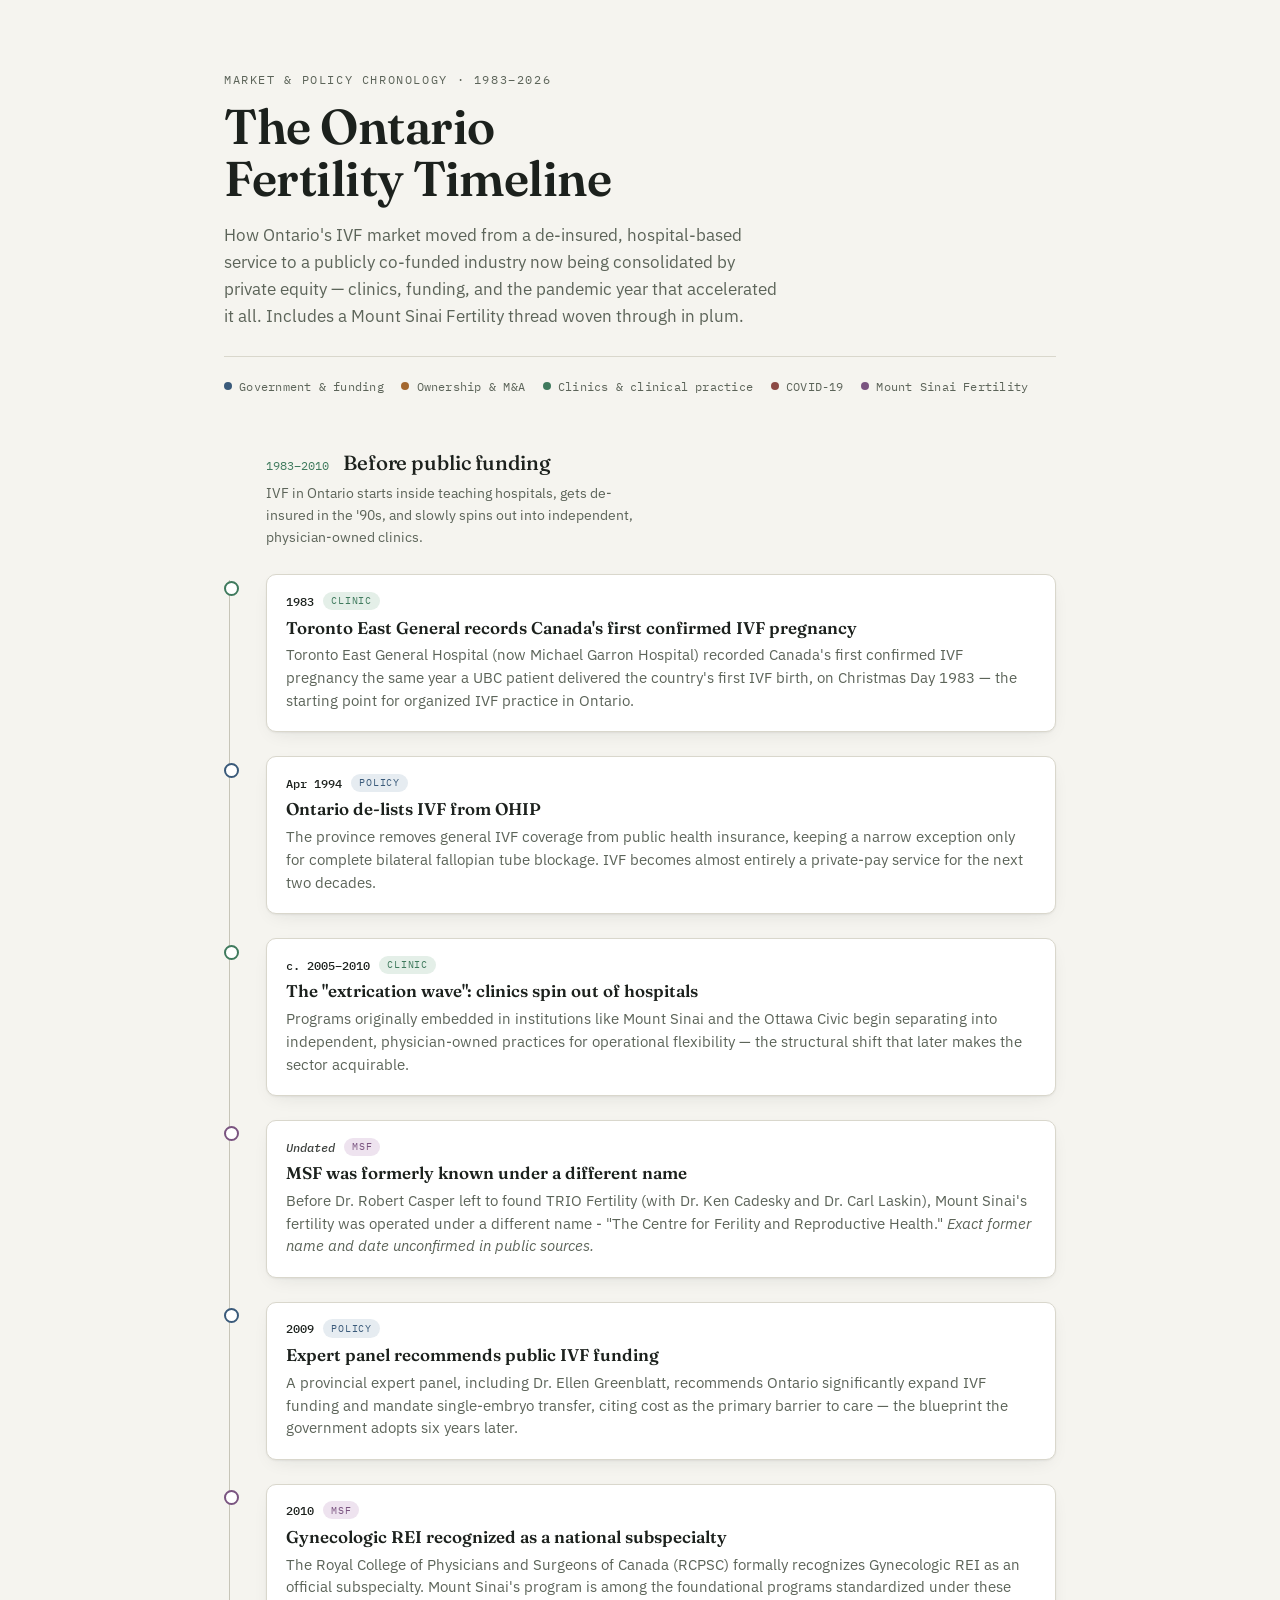
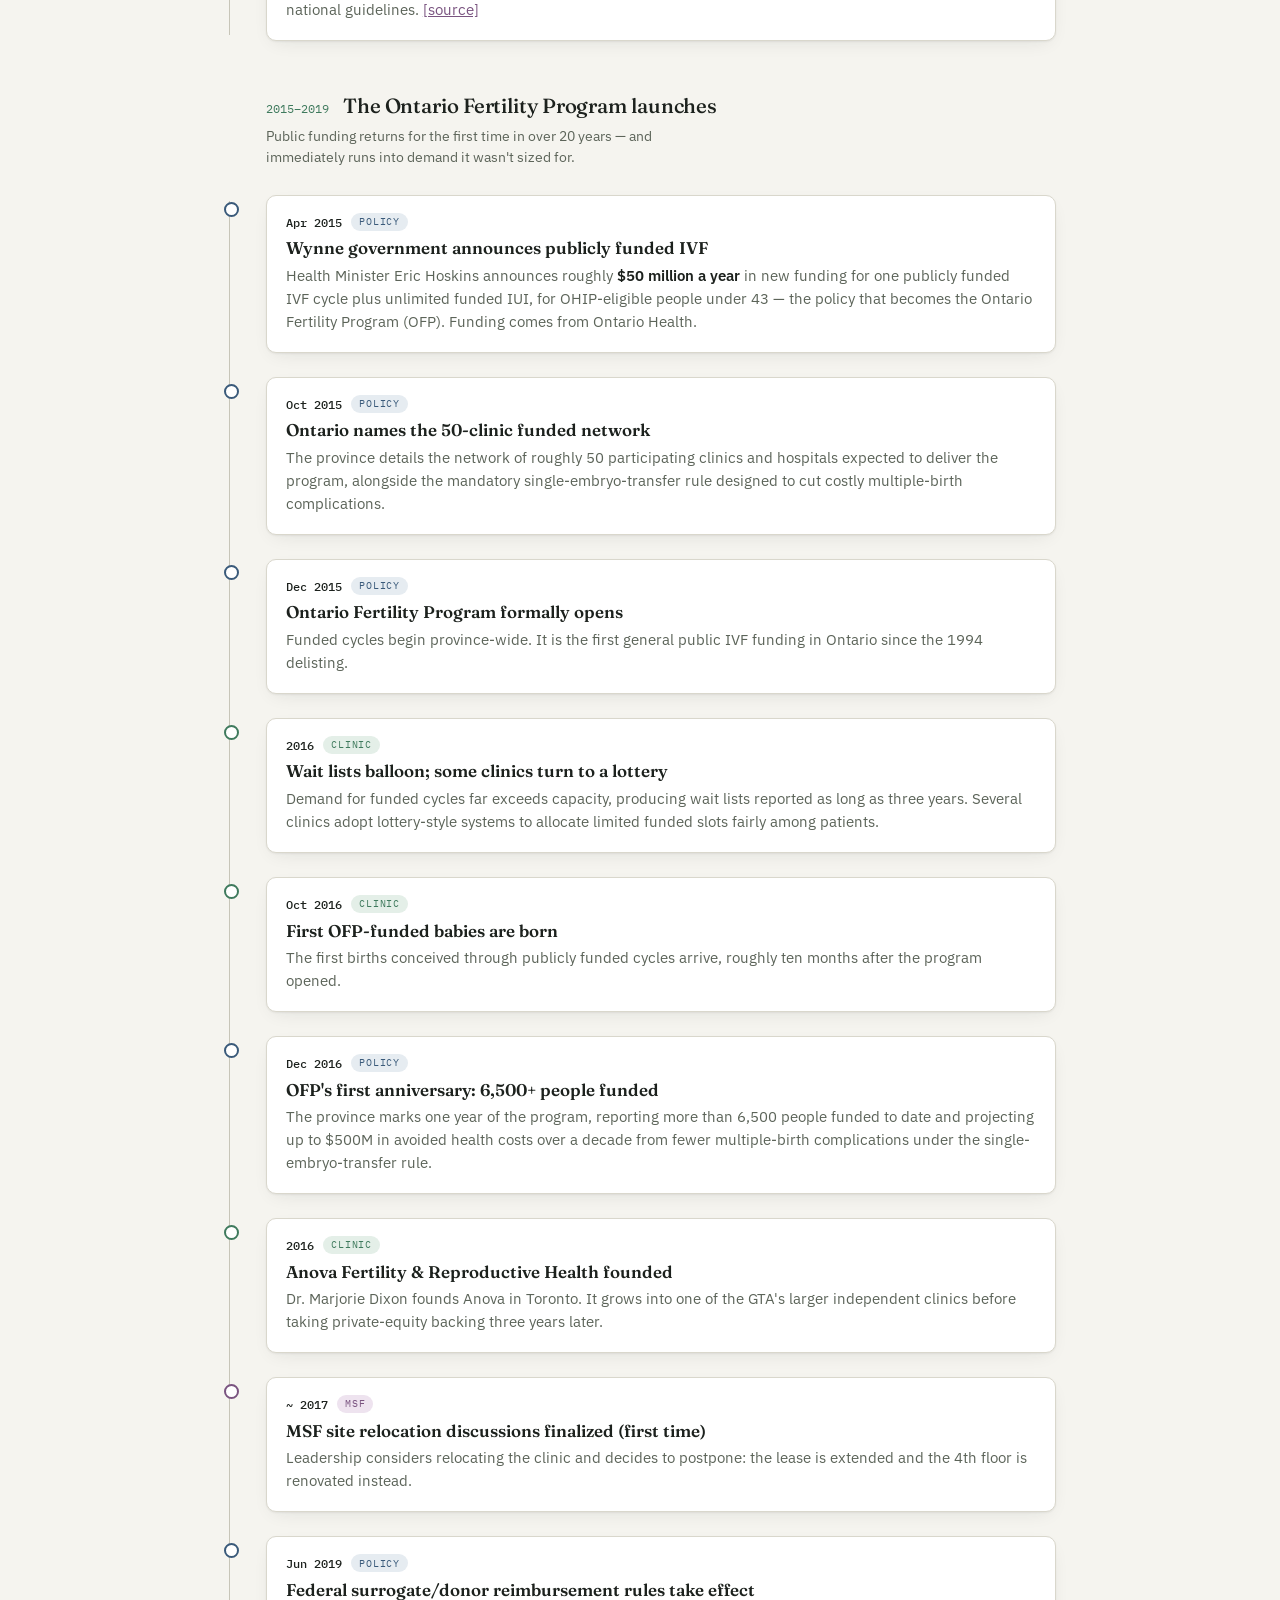
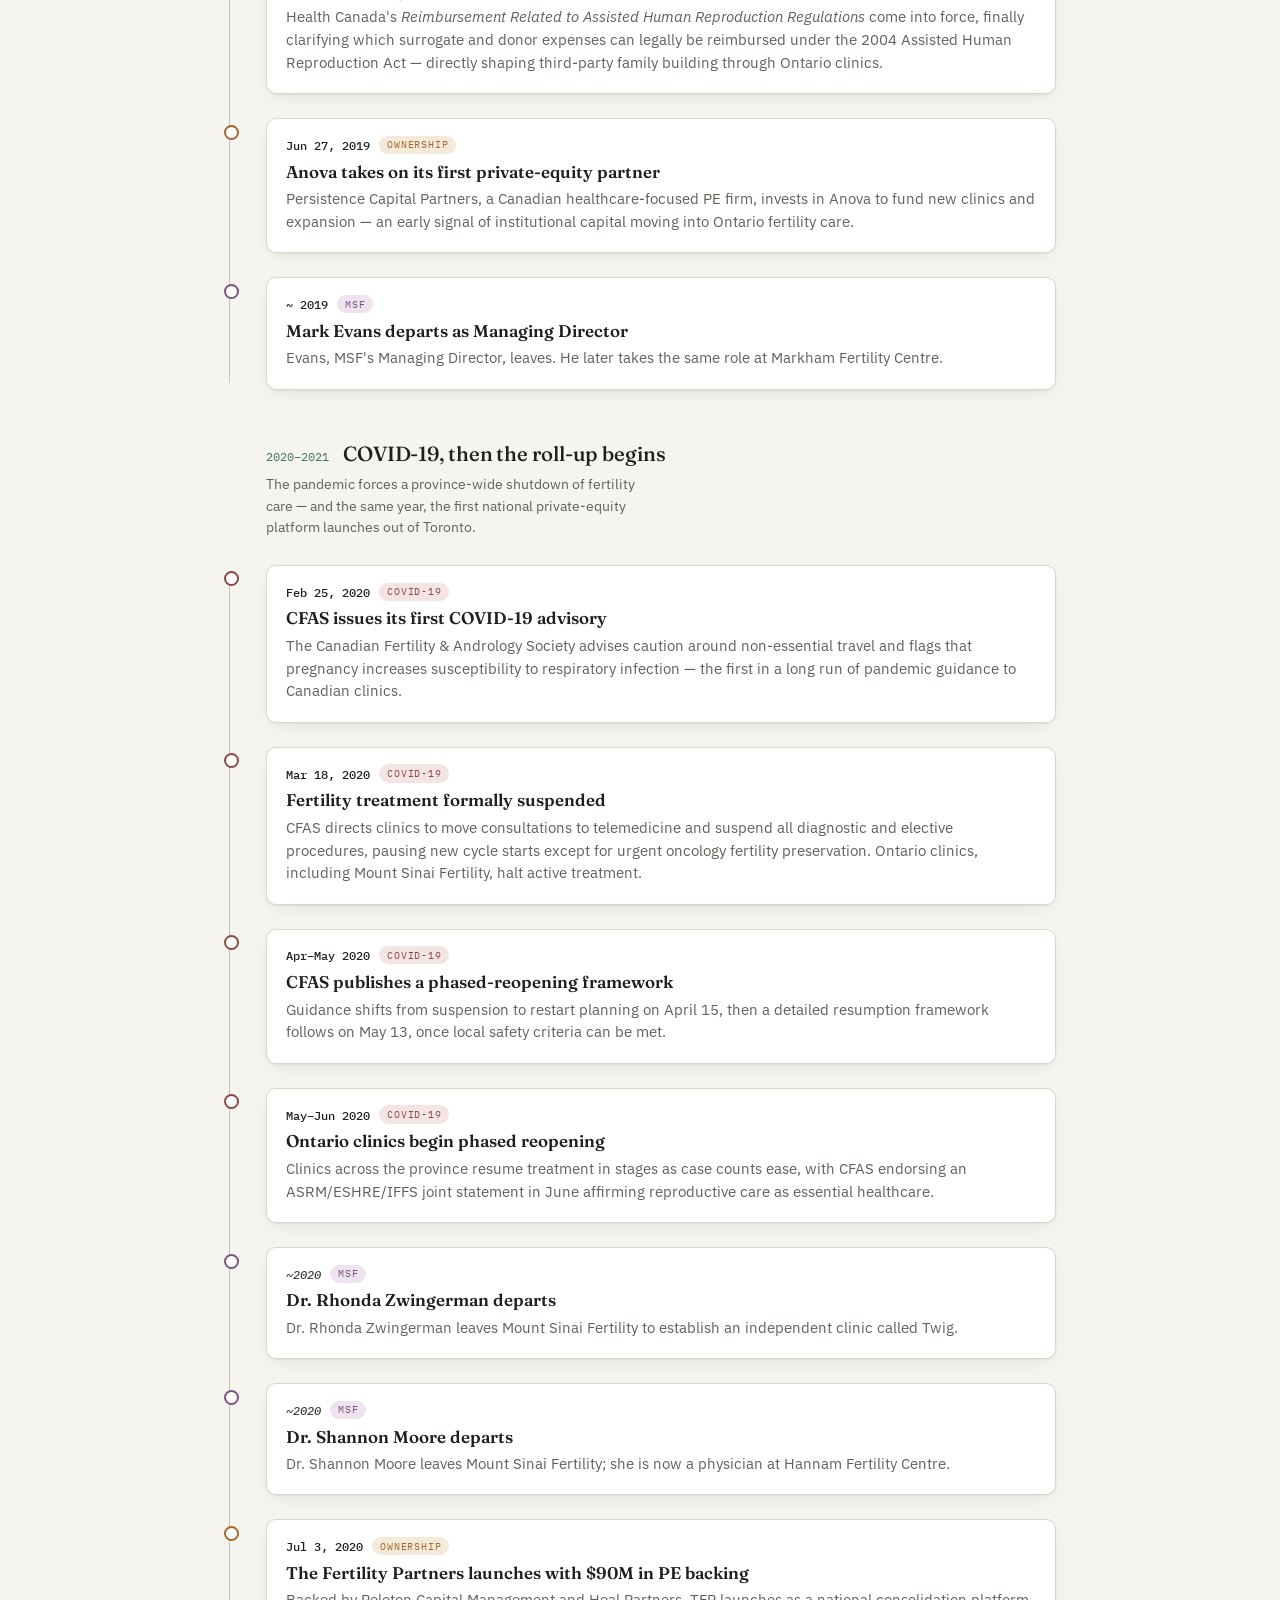
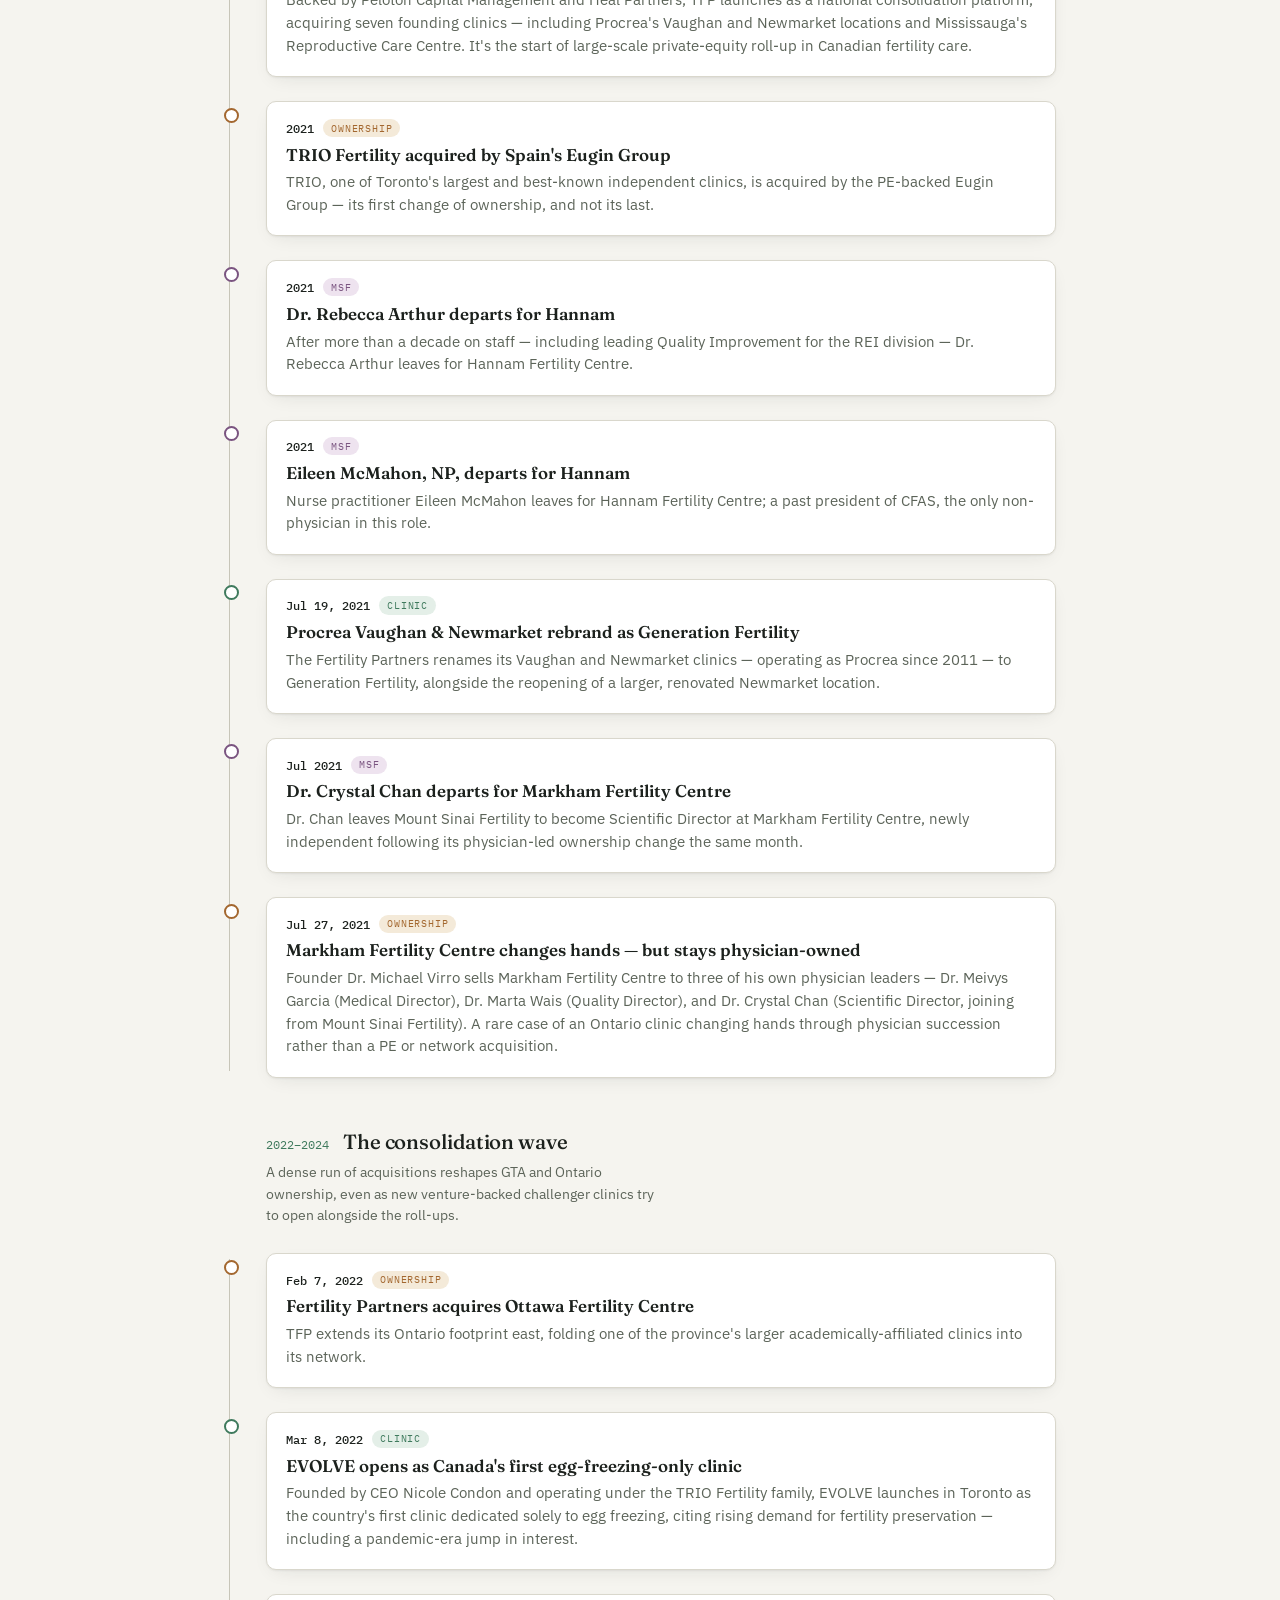
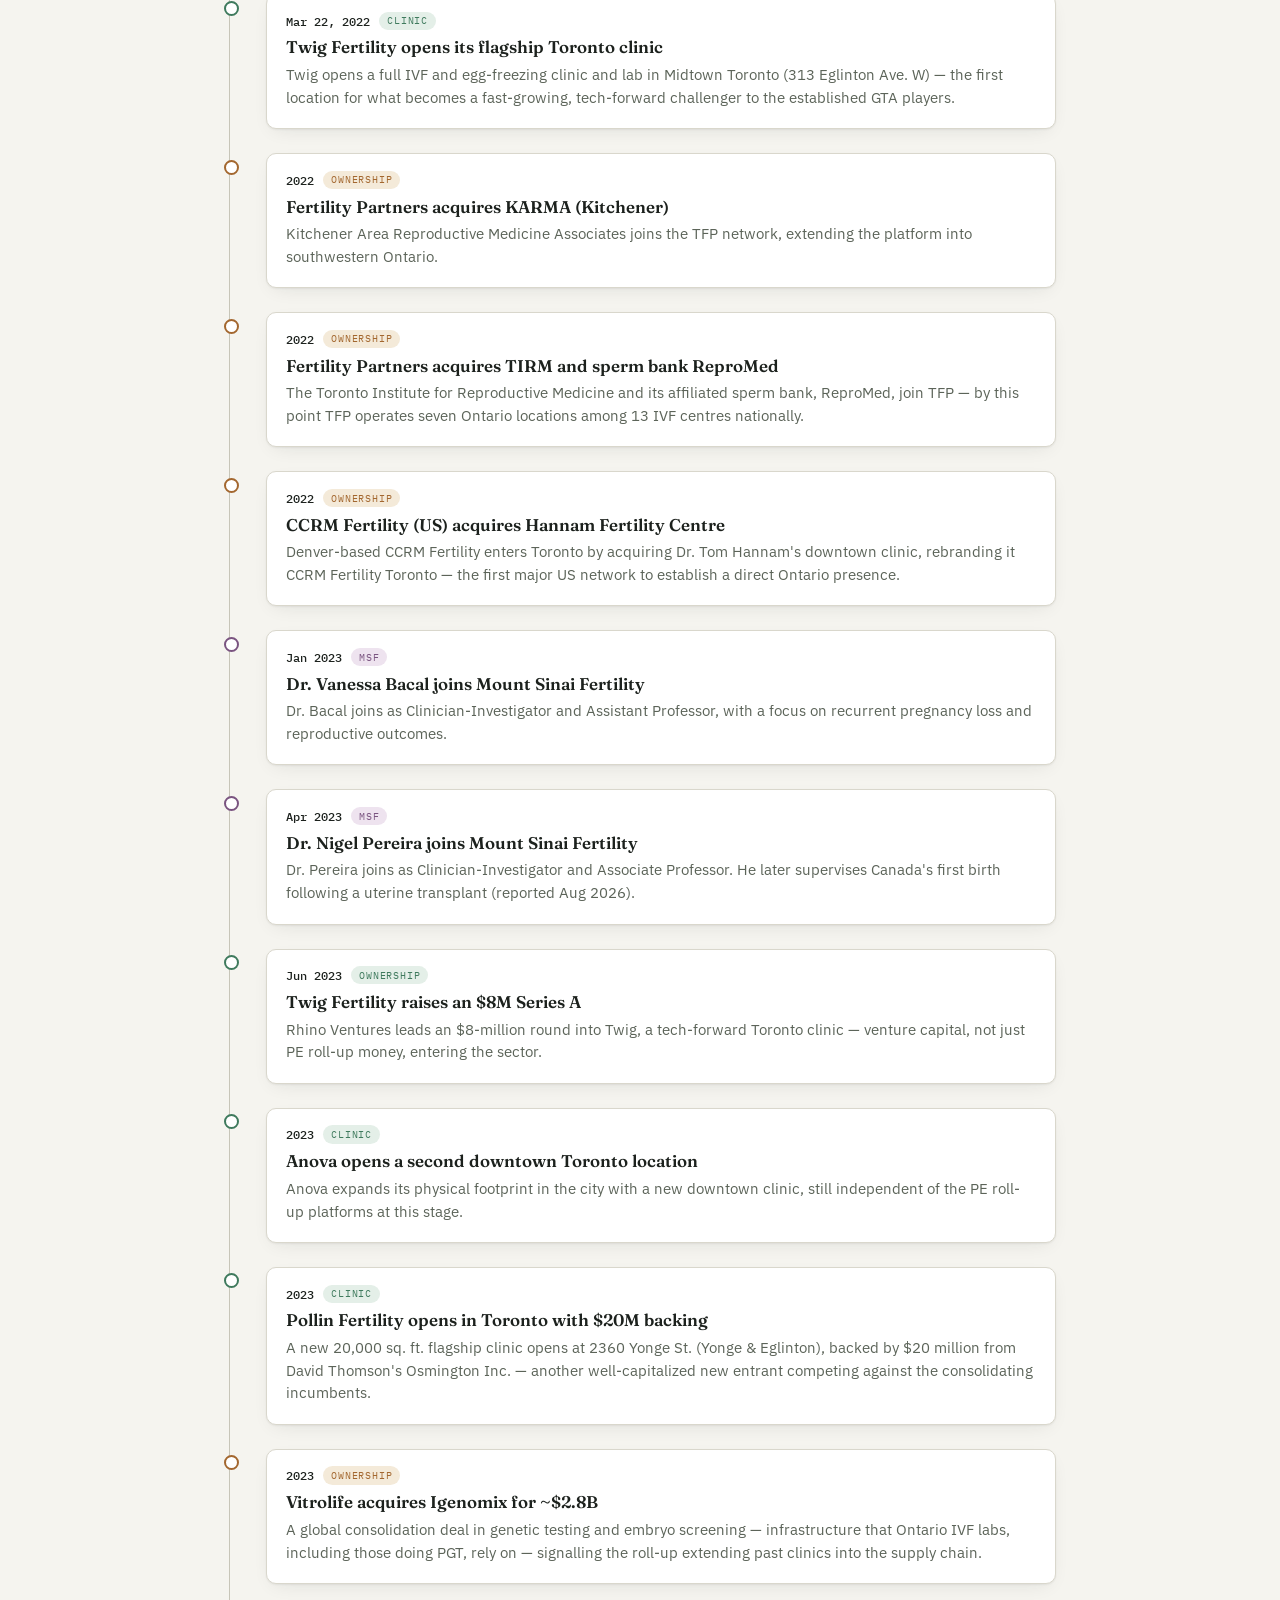
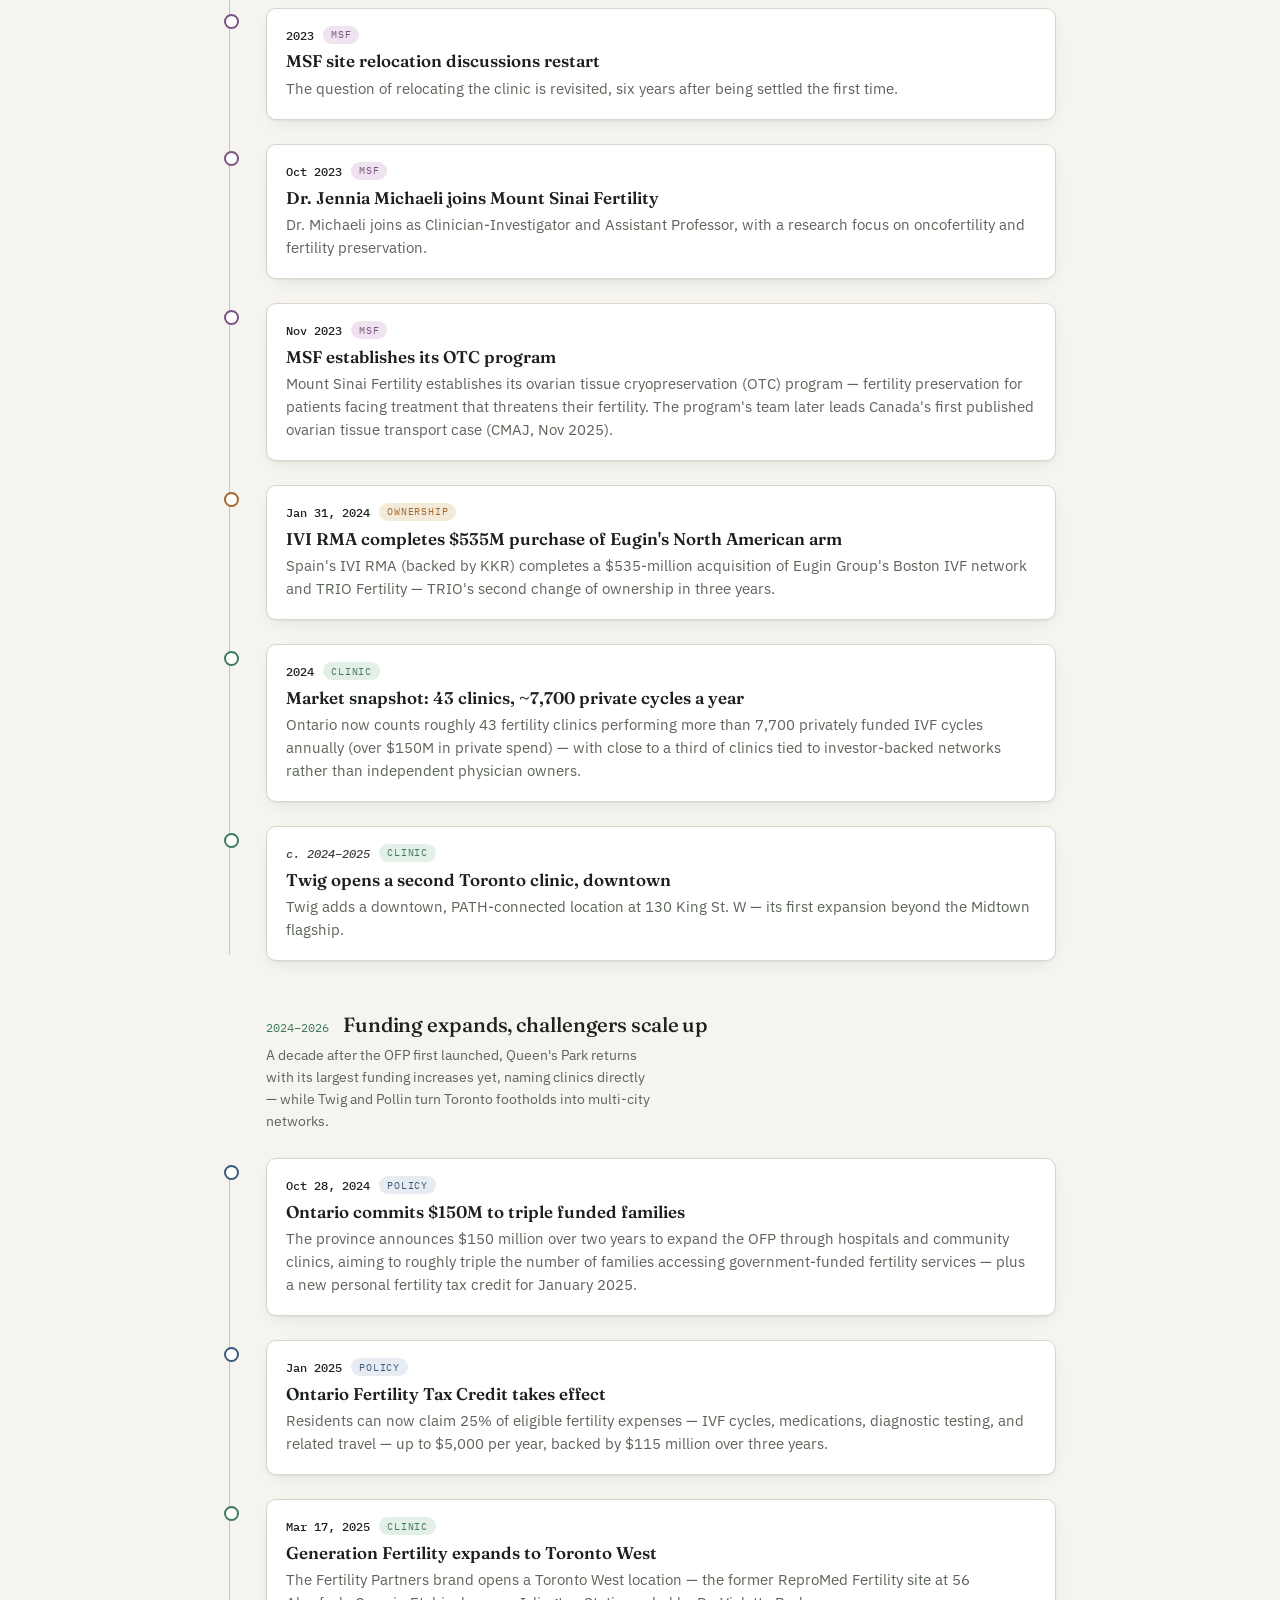
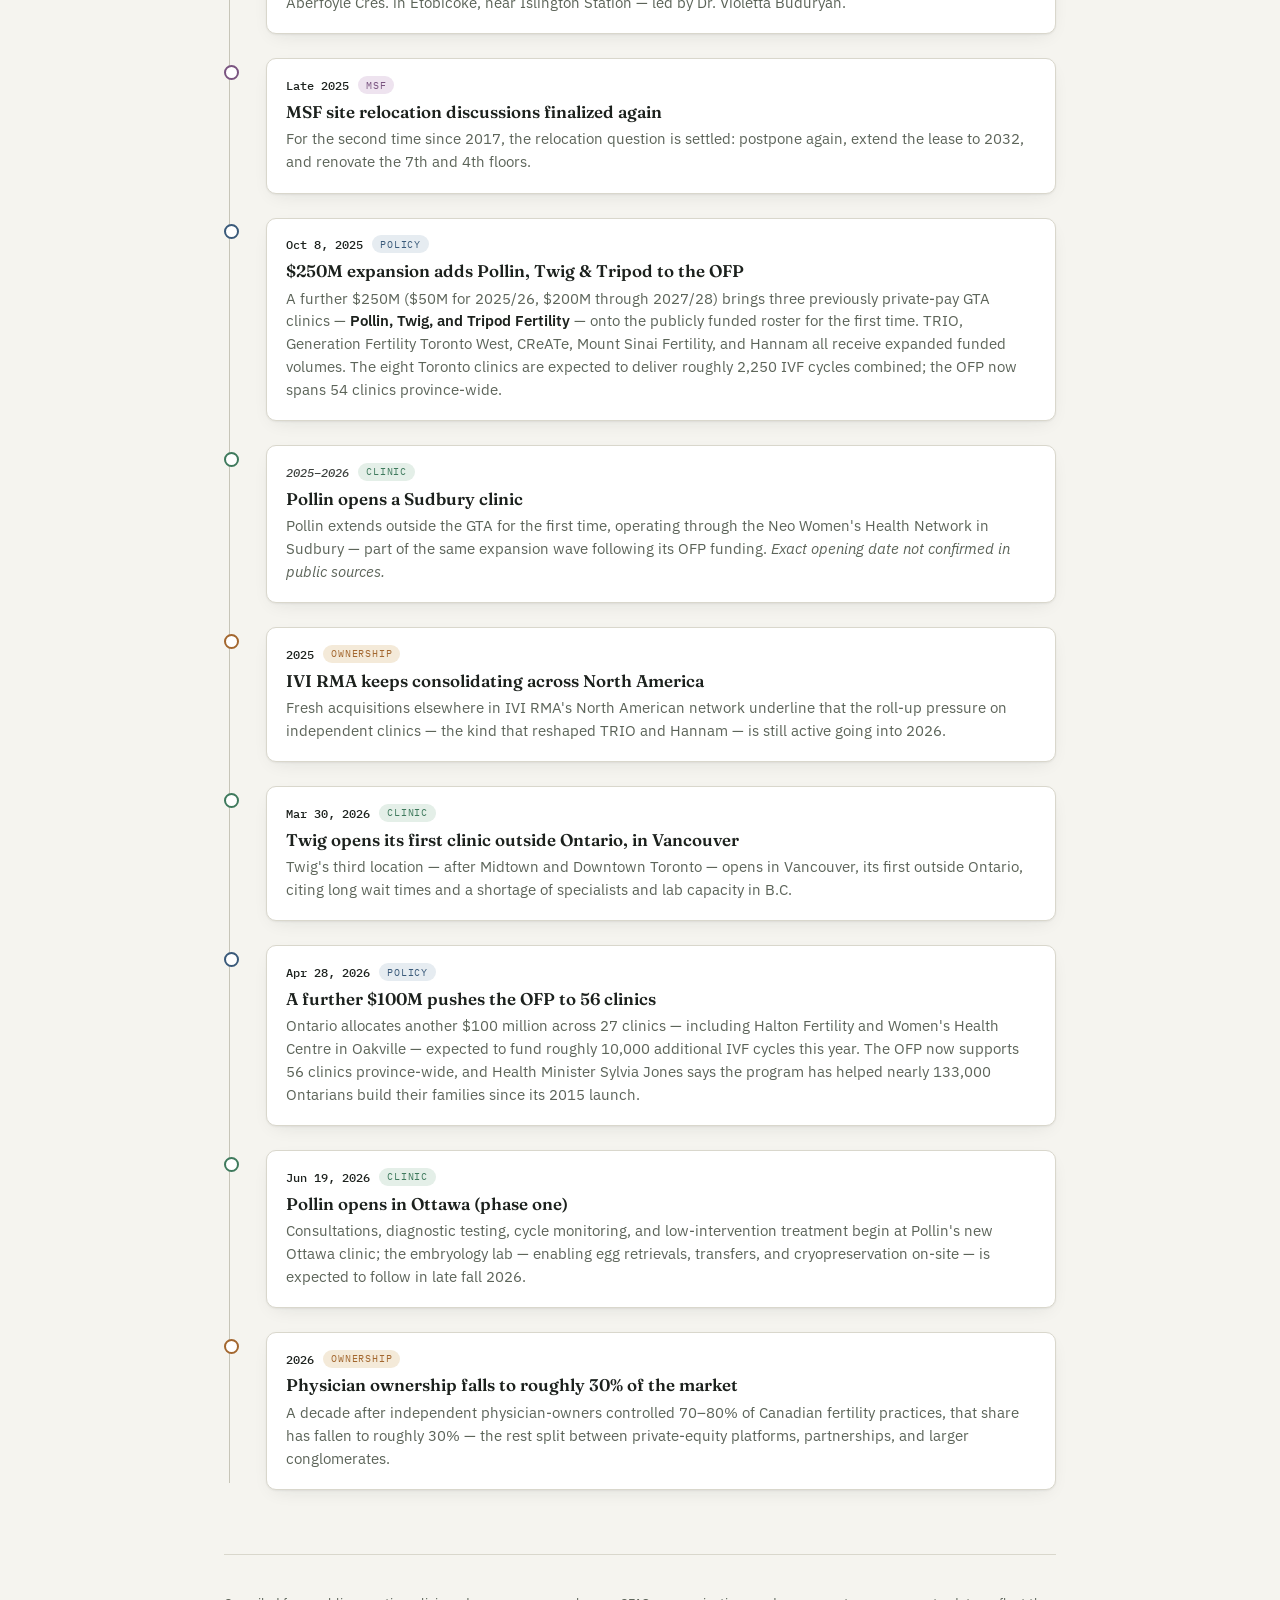
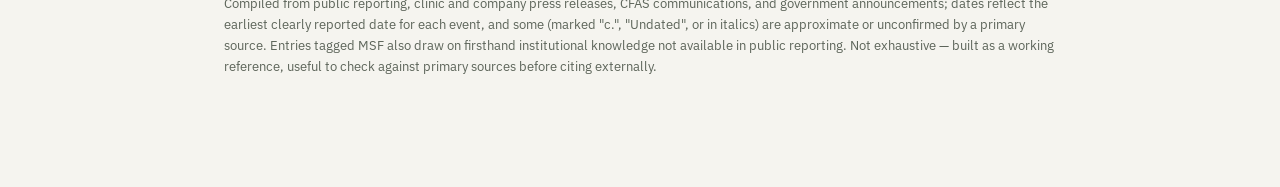
<file: timeline/index.html>
<!doctype html>
<html lang="en">
<head>
<meta charset="utf-8" />
<title>Ontario Fertility Timeline</title>
<meta name="viewport" content="width=device-width, initial-scale=1" />
<link rel="preconnect" href="https://fonts.googleapis.com">
<link rel="preconnect" href="https://fonts.gstatic.com" crossorigin>
<link href="https://fonts.googleapis.com/css2?family=Fraunces:opsz,wght@9..144,400;9..144,500;9..144,600;9..144,700&family=IBM+Plex+Sans:wght@400;500;600&family=IBM+Plex+Mono:wght@400;500&display=swap" rel="stylesheet">

<style>
  :root {
    --bg: #f5f4ef;
    --surface: #ffffff;
    --surface-2: #edece4;
    --ink: #1c211d;
    --muted: #5c6459;
    --hairline: #d9d7cc;
    --spine: #c7c5b8;

    --policy: #3a5a7a;
    --policy-soft: #e6ecf1;
    --market: #a3672f;
    --market-soft: #f4ead9;
    --clinic: #3f7a5d;
    --clinic-soft: #e4efe8;
    --covid: #8c4a45;
    --covid-soft: #f3e5e3;
    --msf: #7a5480;
    --msf-soft: #eee3ef;

    --accent: #3f7a5d;
    --shadow: 0 1px 2px rgba(28,33,29,0.06), 0 6px 20px -8px rgba(28,33,29,0.12);
  }

  @media (prefers-color-scheme: dark) {
    :root:not([data-theme="light"]) {
      --bg: #141815;
      --surface: #1b201c;
      --surface-2: #21261f;
      --ink: #ece9e0;
      --muted: #a2a89a;
      --hairline: #313730;
      --spine: #3a4038;

      --policy: #8fb4d8;
      --policy-soft: #202b34;
      --market: #d9a15f;
      --market-soft: #322619;
      --clinic: #8fc3a4;
      --clinic-soft: #1c2921;
      --covid: #d18e88;
      --covid-soft: #2f1e1c;
      --msf: #cba3d0;
      --msf-soft: #2b2130;

      --accent: #8fc3a4;
      --shadow: 0 1px 2px rgba(0,0,0,0.3), 0 8px 24px -8px rgba(0,0,0,0.45);
    }
  }

  :root[data-theme="dark"] {
    --bg: #141815;
    --surface: #1b201c;
    --surface-2: #21261f;
    --ink: #ece9e0;
    --muted: #a2a89a;
    --hairline: #313730;
    --spine: #3a4038;

    --policy: #8fb4d8;
    --policy-soft: #202b34;
    --market: #d9a15f;
    --market-soft: #322619;
    --clinic: #8fc3a4;
    --clinic-soft: #1c2921;
    --covid: #d18e88;
    --covid-soft: #2f1e1c;
    --msf: #cba3d0;
    --msf-soft: #2b2130;

    --accent: #8fc3a4;
    --shadow: 0 1px 2px rgba(0,0,0,0.3), 0 8px 24px -8px rgba(0,0,0,0.45);
  }

  * { box-sizing: border-box; }

  html, body { background: var(--bg); }

  body {
    margin: 0;
    color: var(--ink);
    font-family: 'IBM Plex Sans', -apple-system, BlinkMacSystemFont, 'Segoe UI', sans-serif;
    -webkit-font-smoothing: antialiased;
  }

  .wrap {
    max-width: 880px;
    margin: 0 auto;
    padding: 4.5rem 1.5rem 6rem;
  }

  header.masthead {
    margin-bottom: 3.5rem;
  }

  .eyebrow {
    font-family: 'IBM Plex Mono', monospace;
    font-size: 0.72rem;
    letter-spacing: 0.14em;
    text-transform: uppercase;
    color: var(--muted);
    margin: 0 0 0.9rem;
  }

  h1 {
    font-family: 'Fraunces', Georgia, serif;
    font-optical-sizing: auto;
    font-weight: 600;
    font-size: clamp(2.1rem, 5vw, 3.05rem);
    line-height: 1.06;
    letter-spacing: -0.01em;
    margin: 0 0 1.1rem;
    text-wrap: balance;
    max-width: 18ch;
  }

  .dek {
    font-size: 1.05rem;
    line-height: 1.6;
    color: var(--muted);
    max-width: 56ch;
    margin: 0 0 1.6rem;
  }

  .legend {
    display: flex;
    flex-wrap: wrap;
    gap: 0.5rem 1.1rem;
    padding-top: 1.4rem;
    border-top: 1px solid var(--hairline);
  }

  .legend-item {
    display: flex;
    align-items: center;
    gap: 0.45rem;
    font-family: 'IBM Plex Mono', monospace;
    font-size: 0.72rem;
    letter-spacing: 0.02em;
    color: var(--muted);
  }

  .dot {
    width: 8px;
    height: 8px;
    border-radius: 50%;
    flex: none;
  }

  .dot.policy { background: var(--policy); }
  .dot.market { background: var(--market); }
  .dot.clinic { background: var(--clinic); }
  .dot.covid  { background: var(--covid); }
  .dot.msf    { background: var(--msf); }

  /* Eras */
  .era {
    position: relative;
    margin-top: 3.2rem;
  }

  .era-head {
    display: flex;
    align-items: baseline;
    gap: 0.9rem;
    margin-bottom: 1.6rem;
    padding-left: 2.6rem;
  }

  .era-range {
    font-family: 'IBM Plex Mono', monospace;
    font-variant-numeric: tabular-nums;
    font-size: 0.78rem;
    color: var(--accent);
    white-space: nowrap;
  }

  .era-title {
    font-family: 'Fraunces', Georgia, serif;
    font-weight: 500;
    font-size: 1.28rem;
    letter-spacing: -0.005em;
  }

  .era-note {
    font-size: 0.88rem;
    color: var(--muted);
    padding-left: 2.6rem;
    margin: -1.1rem 0 1.6rem;
    max-width: 54ch;
    line-height: 1.55;
  }

  /* Timeline spine + entries */
  .entries {
    position: relative;
    padding-left: 2.6rem;
  }

  .entries::before {
    content: "";
    position: absolute;
    left: 5px;
    top: 0.4rem;
    bottom: 0.4rem;
    width: 1px;
    background: var(--spine);
  }

  .entry {
    position: relative;
    padding-bottom: 1.5rem;
  }

  .entry:last-child { padding-bottom: 0; }

  .entry::before {
    content: "";
    position: absolute;
    left: -2.6rem;
    top: 0.42rem;
    width: 11px;
    height: 11px;
    border-radius: 50%;
    background: var(--surface);
    border: 2px solid var(--marker, var(--clinic));
  }

  .entry.policy { --marker: var(--policy); }
  .entry.market { --marker: var(--market); }
  .entry.clinic { --marker: var(--clinic); }
  .entry.covid  { --marker: var(--covid); }
  .entry.msf    { --marker: var(--msf); }

  .entry-card {
    background: var(--surface);
    border: 1px solid var(--hairline);
    border-radius: 10px;
    padding: 1.05rem 1.2rem 1.15rem;
    box-shadow: var(--shadow);
  }

  .entry-meta {
    display: flex;
    align-items: center;
    gap: 0.6rem;
    margin-bottom: 0.42rem;
    flex-wrap: wrap;
  }

  .entry-date {
    font-family: 'IBM Plex Mono', monospace;
    font-variant-numeric: tabular-nums;
    font-size: 0.78rem;
    font-weight: 500;
    color: var(--ink);
  }

  .tag {
    font-family: 'IBM Plex Mono', monospace;
    font-size: 0.64rem;
    letter-spacing: 0.08em;
    text-transform: uppercase;
    padding: 0.16rem 0.48rem;
    border-radius: 99px;
    color: var(--marker);
    background: var(--tag-bg);
  }

  .entry.policy .tag { --tag-bg: var(--policy-soft); }
  .entry.market .tag { --tag-bg: var(--market-soft); }
  .entry.clinic .tag { --tag-bg: var(--clinic-soft); }
  .entry.covid  .tag { --tag-bg: var(--covid-soft); }
  .entry.msf    .tag { --tag-bg: var(--msf-soft); }

  .entry-title {
    font-family: 'Fraunces', Georgia, serif;
    font-weight: 600;
    font-size: 1.06rem;
    line-height: 1.32;
    margin: 0 0 0.32rem;
    text-wrap: balance;
  }

  .entry-body {
    font-size: 0.92rem;
    line-height: 1.55;
    color: var(--muted);
    margin: 0;
  }

  .entry-body strong { color: var(--ink); font-weight: 600; }
  .entry-body a { color: var(--marker, var(--ink)); }

  .unconfirmed {
    font-style: italic;
    opacity: 0.85;
  }

  footer {
    margin-top: 4rem;
    padding-top: 1.6rem;
    border-top: 1px solid var(--hairline);
    font-size: 0.82rem;
    color: var(--muted);
    line-height: 1.6;
  }

  footer a { color: var(--ink); }

  @media (max-width: 520px) {
    .wrap { padding: 3rem 1.1rem 4rem; }
    .era-head, .era-note, .entries { padding-left: 1.9rem; }
    .entry::before { left: -1.9rem; }
    .entries::before { left: 0; }
  }
</style>
</head>
<body>
<div class="wrap">

  <header class="masthead">
    <p class="eyebrow">Market &amp; Policy Chronology · 1983–2026</p>
    <h1>The Ontario Fertility Timeline</h1>
    <p class="dek">How Ontario's IVF market moved from a de-insured, hospital-based service to a publicly co-funded industry now being consolidated by private equity — clinics, funding, and the pandemic year that accelerated it all. Includes a Mount Sinai Fertility thread woven through in plum.</p>
    <div class="legend">
      <span class="legend-item"><span class="dot policy"></span>Government &amp; funding</span>
      <span class="legend-item"><span class="dot market"></span>Ownership &amp; M&amp;A</span>
      <span class="legend-item"><span class="dot clinic"></span>Clinics &amp; clinical practice</span>
      <span class="legend-item"><span class="dot covid"></span>COVID-19</span>
      <span class="legend-item"><span class="dot msf"></span>Mount Sinai Fertility</span>
    </div>
  </header>

  <!-- ERA 1 -->
  <section class="era">
    <div class="era-head">
      <span class="era-range">1983–2010</span>
      <span class="era-title">Before public funding</span>
    </div>
    <p class="era-note">IVF in Ontario starts inside teaching hospitals, gets de-insured in the '90s, and slowly spins out into independent, physician-owned clinics.</p>
    <div class="entries">

      <div class="entry clinic">
        <div class="entry-card">
          <div class="entry-meta"><span class="entry-date">1983</span><span class="tag">Clinic</span></div>
          <h3 class="entry-title">Toronto East General records Canada's first confirmed IVF pregnancy</h3>
          <p class="entry-body">Toronto East General Hospital (now Michael Garron Hospital) recorded Canada's first confirmed IVF pregnancy the same year a UBC patient delivered the country's first IVF birth, on Christmas Day 1983 — the starting point for organized IVF practice in Ontario.</p>
        </div>
      </div>

      <div class="entry policy">
        <div class="entry-card">
          <div class="entry-meta"><span class="entry-date">Apr 1994</span><span class="tag">Policy</span></div>
          <h3 class="entry-title">Ontario de-lists IVF from OHIP</h3>
          <p class="entry-body">The province removes general IVF coverage from public health insurance, keeping a narrow exception only for complete bilateral fallopian tube blockage. IVF becomes almost entirely a private-pay service for the next two decades.</p>
        </div>
      </div>

      <div class="entry clinic">
        <div class="entry-card">
          <div class="entry-meta"><span class="entry-date">c. 2005–2010</span><span class="tag">Clinic</span></div>
          <h3 class="entry-title">The "extrication wave": clinics spin out of hospitals</h3>
          <p class="entry-body">Programs originally embedded in institutions like Mount Sinai and the Ottawa Civic begin separating into independent, physician-owned practices for operational flexibility — the structural shift that later makes the sector acquirable.</p>
        </div>
      </div>

      <div class="entry msf">
        <div class="entry-card">
          <div class="entry-meta"><span class="entry-date unconfirmed">Undated</span><span class="tag">MSF</span></div>
          <h3 class="entry-title">MSF was formerly known under a different name</h3>
          <p class="entry-body">Before Dr. Robert Casper left to found TRIO Fertility (with Dr. Ken Cadesky and Dr. Carl Laskin), Mount Sinai's fertility was operated under a different name - "The Centre for Ferility and Reproductive Health." <em>Exact former name and date unconfirmed in public sources.</em></p>
        </div>
      </div>

      <div class="entry policy">
        <div class="entry-card">
          <div class="entry-meta"><span class="entry-date">2009</span><span class="tag">Policy</span></div>
          <h3 class="entry-title">Expert panel recommends public IVF funding</h3>
          <p class="entry-body">A provincial expert panel, including Dr. Ellen Greenblatt, recommends Ontario significantly expand IVF funding and mandate single-embryo transfer, citing cost as the primary barrier to care — the blueprint the government adopts six years later.</p>
        </div>
      </div>

      <div class="entry msf">
        <div class="entry-card">
          <div class="entry-meta"><span class="entry-date">2010</span><span class="tag">MSF</span></div>
          <h3 class="entry-title">Gynecologic REI recognized as a national subspecialty</h3>
          <p class="entry-body">The Royal College of Physicians and Surgeons of Canada (RCPSC) formally recognizes Gynecologic REI as an official subspecialty. Mount Sinai's program is among the foundational programs standardized under these national guidelines. <a href="https://obgyn.utoronto.ca/news/faculty-member-wins-distinguished-award-mentorship" target="_blank" rel="noopener">[source]</a></p>
        </div>
      </div>

    </div>
  </section>

  <!-- ERA 2 -->
  <section class="era">
    <div class="era-head">
      <span class="era-range">2015–2019</span>
      <span class="era-title">The Ontario Fertility Program launches</span>
    </div>
    <p class="era-note">Public funding returns for the first time in over 20 years — and immediately runs into demand it wasn't sized for.</p>
    <div class="entries">

      <div class="entry policy">
        <div class="entry-card">
          <div class="entry-meta"><span class="entry-date">Apr 2015</span><span class="tag">Policy</span></div>
          <h3 class="entry-title">Wynne government announces publicly funded IVF</h3>
          <p class="entry-body">Health Minister Eric Hoskins announces roughly <strong>$50 million a year</strong> in new funding for one publicly funded IVF cycle plus unlimited funded IUI, for OHIP-eligible people under 43 — the policy that becomes the Ontario Fertility Program (OFP). Funding comes from Ontario Health.</p>
        </div>
      </div>

      <div class="entry policy">
        <div class="entry-card">
          <div class="entry-meta"><span class="entry-date">Oct 2015</span><span class="tag">Policy</span></div>
          <h3 class="entry-title">Ontario names the 50-clinic funded network</h3>
          <p class="entry-body">The province details the network of roughly 50 participating clinics and hospitals expected to deliver the program, alongside the mandatory single-embryo-transfer rule designed to cut costly multiple-birth complications.</p>
        </div>
      </div>

      <div class="entry policy">
        <div class="entry-card">
          <div class="entry-meta"><span class="entry-date">Dec 2015</span><span class="tag">Policy</span></div>
          <h3 class="entry-title">Ontario Fertility Program formally opens</h3>
          <p class="entry-body">Funded cycles begin province-wide. It is the first general public IVF funding in Ontario since the 1994 delisting.</p>
        </div>
      </div>

      <div class="entry clinic">
        <div class="entry-card">
          <div class="entry-meta"><span class="entry-date">2016</span><span class="tag">Clinic</span></div>
          <h3 class="entry-title">Wait lists balloon; some clinics turn to a lottery</h3>
          <p class="entry-body">Demand for funded cycles far exceeds capacity, producing wait lists reported as long as three years. Several clinics adopt lottery-style systems to allocate limited funded slots fairly among patients.</p>
        </div>
      </div>

      <div class="entry clinic">
        <div class="entry-card">
          <div class="entry-meta"><span class="entry-date">Oct 2016</span><span class="tag">Clinic</span></div>
          <h3 class="entry-title">First OFP-funded babies are born</h3>
          <p class="entry-body">The first births conceived through publicly funded cycles arrive, roughly ten months after the program opened.</p>
        </div>
      </div>

      <div class="entry policy">
        <div class="entry-card">
          <div class="entry-meta"><span class="entry-date">Dec 2016</span><span class="tag">Policy</span></div>
          <h3 class="entry-title">OFP's first anniversary: 6,500+ people funded</h3>
          <p class="entry-body">The province marks one year of the program, reporting more than 6,500 people funded to date and projecting up to $500M in avoided health costs over a decade from fewer multiple-birth complications under the single-embryo-transfer rule.</p>
        </div>
      </div>

      <div class="entry clinic">
        <div class="entry-card">
          <div class="entry-meta"><span class="entry-date">2016</span><span class="tag">Clinic</span></div>
          <h3 class="entry-title">Anova Fertility &amp; Reproductive Health founded</h3>
          <p class="entry-body">Dr. Marjorie Dixon founds Anova in Toronto. It grows into one of the GTA's larger independent clinics before taking private-equity backing three years later.</p>
        </div>
      </div>

      <div class="entry msf">
        <div class="entry-card">
          <div class="entry-meta"><span class="entry-date">~ 2017</span><span class="tag">MSF</span></div>
          <h3 class="entry-title">MSF site relocation discussions finalized (first time)</h3>
          <p class="entry-body">Leadership considers relocating the clinic and decides to postpone: the lease is extended and the 4th floor is renovated instead.</p>
        </div>
      </div>

      <div class="entry policy">
        <div class="entry-card">
          <div class="entry-meta"><span class="entry-date">Jun 2019</span><span class="tag">Policy</span></div>
          <h3 class="entry-title">Federal surrogate/donor reimbursement rules take effect</h3>
          <p class="entry-body">Health Canada's <em>Reimbursement Related to Assisted Human Reproduction Regulations</em> come into force, finally clarifying which surrogate and donor expenses can legally be reimbursed under the 2004 Assisted Human Reproduction Act — directly shaping third-party family building through Ontario clinics.</p>
        </div>
      </div>

      <div class="entry market">
        <div class="entry-card">
          <div class="entry-meta"><span class="entry-date">Jun 27, 2019</span><span class="tag">Ownership</span></div>
          <h3 class="entry-title">Anova takes on its first private-equity partner</h3>
          <p class="entry-body">Persistence Capital Partners, a Canadian healthcare-focused PE firm, invests in Anova to fund new clinics and expansion — an early signal of institutional capital moving into Ontario fertility care.</p>
        </div>
      </div>

      <div class="entry msf">
        <div class="entry-card">
          <div class="entry-meta"><span class="entry-date">~ 2019</span><span class="tag">MSF</span></div>
          <h3 class="entry-title">Mark Evans departs as Managing Director</h3>
          <p class="entry-body">Evans, MSF's Managing Director, leaves. He later takes the same role at Markham Fertility Centre.</p>
        </div>
      </div>

    </div>
  </section>

  <!-- ERA 3 -->
  <section class="era">
    <div class="era-head">
      <span class="era-range">2020–2021</span>
      <span class="era-title">COVID-19, then the roll-up begins</span>
    </div>
    <p class="era-note">The pandemic forces a province-wide shutdown of fertility care — and the same year, the first national private-equity platform launches out of Toronto.</p>
    <div class="entries">

      <div class="entry covid">
        <div class="entry-card">
          <div class="entry-meta"><span class="entry-date">Feb 25, 2020</span><span class="tag">COVID-19</span></div>
          <h3 class="entry-title">CFAS issues its first COVID-19 advisory</h3>
          <p class="entry-body">The Canadian Fertility &amp; Andrology Society advises caution around non-essential travel and flags that pregnancy increases susceptibility to respiratory infection — the first in a long run of pandemic guidance to Canadian clinics.</p>
        </div>
      </div>

      <div class="entry covid">
        <div class="entry-card">
          <div class="entry-meta"><span class="entry-date">Mar 18, 2020</span><span class="tag">COVID-19</span></div>
          <h3 class="entry-title">Fertility treatment formally suspended</h3>
          <p class="entry-body">CFAS directs clinics to move consultations to telemedicine and suspend all diagnostic and elective procedures, pausing new cycle starts except for urgent oncology fertility preservation. Ontario clinics, including Mount Sinai Fertility, halt active treatment.</p>
        </div>
      </div>

      <div class="entry covid">
        <div class="entry-card">
          <div class="entry-meta"><span class="entry-date">Apr–May 2020</span><span class="tag">COVID-19</span></div>
          <h3 class="entry-title">CFAS publishes a phased-reopening framework</h3>
          <p class="entry-body">Guidance shifts from suspension to restart planning on April 15, then a detailed resumption framework follows on May 13, once local safety criteria can be met.</p>
        </div>
      </div>

      <div class="entry covid">
        <div class="entry-card">
          <div class="entry-meta"><span class="entry-date">May–Jun 2020</span><span class="tag">COVID-19</span></div>
          <h3 class="entry-title">Ontario clinics begin phased reopening</h3>
          <p class="entry-body">Clinics across the province resume treatment in stages as case counts ease, with CFAS endorsing an ASRM/ESHRE/IFFS joint statement in June affirming reproductive care as essential healthcare.</p>
        </div>
      </div>

      <div class="entry msf">
        <div class="entry-card">
          <div class="entry-meta"><span class="entry-date unconfirmed">~2020</span><span class="tag">MSF</span></div>
          <h3 class="entry-title">Dr. Rhonda Zwingerman departs</h3>
          <p class="entry-body">Dr. Rhonda Zwingerman leaves Mount Sinai Fertility to establish an independent clinic called Twig.</p>
        </div>
      </div>

      <div class="entry msf">
        <div class="entry-card">
          <div class="entry-meta"><span class="entry-date unconfirmed">~2020</span><span class="tag">MSF</span></div>
          <h3 class="entry-title">Dr. Shannon Moore departs</h3>
          <p class="entry-body">Dr. Shannon Moore leaves Mount Sinai Fertility; she is now a physician at Hannam Fertility Centre.</p>
        </div>
      </div>

      <div class="entry market">
        <div class="entry-card">
          <div class="entry-meta"><span class="entry-date">Jul 3, 2020</span><span class="tag">Ownership</span></div>
          <h3 class="entry-title">The Fertility Partners launches with $90M in PE backing</h3>
          <p class="entry-body">Backed by Peloton Capital Management and Heal Partners, TFP launches as a national consolidation platform, acquiring seven founding clinics — including Procrea's Vaughan and Newmarket locations and Mississauga's Reproductive Care Centre. It's the start of large-scale private-equity roll-up in Canadian fertility care.</p>
        </div>
      </div>

      <div class="entry market">
        <div class="entry-card">
          <div class="entry-meta"><span class="entry-date">2021</span><span class="tag">Ownership</span></div>
          <h3 class="entry-title">TRIO Fertility acquired by Spain's Eugin Group</h3>
          <p class="entry-body">TRIO, one of Toronto's largest and best-known independent clinics, is acquired by the PE-backed Eugin Group — its first change of ownership, and not its last.</p>
        </div>
      </div>

      <div class="entry msf">
        <div class="entry-card">
          <div class="entry-meta"><span class="entry-date">2021</span><span class="tag">MSF</span></div>
          <h3 class="entry-title">Dr. Rebecca Arthur departs for Hannam</h3>
          <p class="entry-body">After more than a decade on staff — including leading Quality Improvement for the REI division — Dr. Rebecca Arthur leaves for Hannam Fertility Centre.</p>
        </div>
      </div>

      <div class="entry msf">
        <div class="entry-card">
          <div class="entry-meta"><span class="entry-date">2021</span><span class="tag">MSF</span></div>
          <h3 class="entry-title">Eileen McMahon, NP, departs for Hannam</h3>
          <p class="entry-body">Nurse practitioner Eileen McMahon leaves for Hannam Fertility Centre; a past president of CFAS, the only non-physician in this role.</p>
        </div>
      </div>

      <div class="entry clinic">
        <div class="entry-card">
          <div class="entry-meta"><span class="entry-date">Jul 19, 2021</span><span class="tag">Clinic</span></div>
          <h3 class="entry-title">Procrea Vaughan &amp; Newmarket rebrand as Generation Fertility</h3>
          <p class="entry-body">The Fertility Partners renames its Vaughan and Newmarket clinics — operating as Procrea since 2011 — to Generation Fertility, alongside the reopening of a larger, renovated Newmarket location.</p>
        </div>
      </div>

      <div class="entry msf">
        <div class="entry-card">
          <div class="entry-meta"><span class="entry-date">Jul 2021</span><span class="tag">MSF</span></div>
          <h3 class="entry-title">Dr. Crystal Chan departs for Markham Fertility Centre</h3>
          <p class="entry-body">Dr. Chan leaves Mount Sinai Fertility to become Scientific Director at Markham Fertility Centre, newly independent following its physician-led ownership change the same month.</p>
        </div>
      </div>

      <div class="entry market">
        <div class="entry-card">
          <div class="entry-meta"><span class="entry-date">Jul 27, 2021</span><span class="tag">Ownership</span></div>
          <h3 class="entry-title">Markham Fertility Centre changes hands — but stays physician-owned</h3>
          <p class="entry-body">Founder Dr. Michael Virro sells Markham Fertility Centre to three of his own physician leaders — Dr. Meivys Garcia (Medical Director), Dr. Marta Wais (Quality Director), and Dr. Crystal Chan (Scientific Director, joining from Mount Sinai Fertility). A rare case of an Ontario clinic changing hands through physician succession rather than a PE or network acquisition.</p>
        </div>
      </div>

    </div>
  </section>

  <!-- ERA 4 -->
  <section class="era">
    <div class="era-head">
      <span class="era-range">2022–2024</span>
      <span class="era-title">The consolidation wave</span>
    </div>
    <p class="era-note">A dense run of acquisitions reshapes GTA and Ontario ownership, even as new venture-backed challenger clinics try to open alongside the roll-ups.</p>
    <div class="entries">

      <div class="entry market">
        <div class="entry-card">
          <div class="entry-meta"><span class="entry-date">Feb 7, 2022</span><span class="tag">Ownership</span></div>
          <h3 class="entry-title">Fertility Partners acquires Ottawa Fertility Centre</h3>
          <p class="entry-body">TFP extends its Ontario footprint east, folding one of the province's larger academically-affiliated clinics into its network.</p>
        </div>
      </div>

      <div class="entry clinic">
        <div class="entry-card">
          <div class="entry-meta"><span class="entry-date">Mar 8, 2022</span><span class="tag">Clinic</span></div>
          <h3 class="entry-title">EVOLVE opens as Canada's first egg-freezing-only clinic</h3>
          <p class="entry-body">Founded by CEO Nicole Condon and operating under the TRIO Fertility family, EVOLVE launches in Toronto as the country's first clinic dedicated solely to egg freezing, citing rising demand for fertility preservation — including a pandemic-era jump in interest.</p>
        </div>
      </div>

      <div class="entry clinic">
        <div class="entry-card">
          <div class="entry-meta"><span class="entry-date">Mar 22, 2022</span><span class="tag">Clinic</span></div>
          <h3 class="entry-title">Twig Fertility opens its flagship Toronto clinic</h3>
          <p class="entry-body">Twig opens a full IVF and egg-freezing clinic and lab in Midtown Toronto (313 Eglinton Ave. W) — the first location for what becomes a fast-growing, tech-forward challenger to the established GTA players.</p>
        </div>
      </div>

      <div class="entry market">
        <div class="entry-card">
          <div class="entry-meta"><span class="entry-date">2022</span><span class="tag">Ownership</span></div>
          <h3 class="entry-title">Fertility Partners acquires KARMA (Kitchener)</h3>
          <p class="entry-body">Kitchener Area Reproductive Medicine Associates joins the TFP network, extending the platform into southwestern Ontario.</p>
        </div>
      </div>

      <div class="entry market">
        <div class="entry-card">
          <div class="entry-meta"><span class="entry-date">2022</span><span class="tag">Ownership</span></div>
          <h3 class="entry-title">Fertility Partners acquires TIRM and sperm bank ReproMed</h3>
          <p class="entry-body">The Toronto Institute for Reproductive Medicine and its affiliated sperm bank, ReproMed, join TFP — by this point TFP operates seven Ontario locations among 13 IVF centres nationally.</p>
        </div>
      </div>

      <div class="entry market">
        <div class="entry-card">
          <div class="entry-meta"><span class="entry-date">2022</span><span class="tag">Ownership</span></div>
          <h3 class="entry-title">CCRM Fertility (US) acquires Hannam Fertility Centre</h3>
          <p class="entry-body">Denver-based CCRM Fertility enters Toronto by acquiring Dr. Tom Hannam's downtown clinic, rebranding it CCRM Fertility Toronto — the first major US network to establish a direct Ontario presence.</p>
        </div>
      </div>

      <div class="entry msf">
        <div class="entry-card">
          <div class="entry-meta"><span class="entry-date">Jan 2023</span><span class="tag">MSF</span></div>
          <h3 class="entry-title">Dr. Vanessa Bacal joins Mount Sinai Fertility</h3>
          <p class="entry-body">Dr. Bacal joins as Clinician-Investigator and Assistant Professor, with a focus on recurrent pregnancy loss and reproductive outcomes.</p>
        </div>
      </div>

      <div class="entry msf">
        <div class="entry-card">
          <div class="entry-meta"><span class="entry-date">Apr 2023</span><span class="tag">MSF</span></div>
          <h3 class="entry-title">Dr. Nigel Pereira joins Mount Sinai Fertility</h3>
          <p class="entry-body">Dr. Pereira joins as Clinician-Investigator and Associate Professor. He later supervises Canada's first birth following a uterine transplant (reported Aug 2026).</p>
        </div>
      </div>

      <div class="entry clinic">
        <div class="entry-card">
          <div class="entry-meta"><span class="entry-date">Jun 2023</span><span class="tag">Ownership</span></div>
          <h3 class="entry-title">Twig Fertility raises an $8M Series A</h3>
          <p class="entry-body">Rhino Ventures leads an $8-million round into Twig, a tech-forward Toronto clinic — venture capital, not just PE roll-up money, entering the sector.</p>
        </div>
      </div>

      <div class="entry clinic">
        <div class="entry-card">
          <div class="entry-meta"><span class="entry-date">2023</span><span class="tag">Clinic</span></div>
          <h3 class="entry-title">Anova opens a second downtown Toronto location</h3>
          <p class="entry-body">Anova expands its physical footprint in the city with a new downtown clinic, still independent of the PE roll-up platforms at this stage.</p>
        </div>
      </div>

      <div class="entry clinic">
        <div class="entry-card">
          <div class="entry-meta"><span class="entry-date">2023</span><span class="tag">Clinic</span></div>
          <h3 class="entry-title">Pollin Fertility opens in Toronto with $20M backing</h3>
          <p class="entry-body">A new 20,000 sq. ft. flagship clinic opens at 2360 Yonge St. (Yonge &amp; Eglinton), backed by $20 million from David Thomson's Osmington Inc. — another well-capitalized new entrant competing against the consolidating incumbents.</p>
        </div>
      </div>

      <div class="entry market">
        <div class="entry-card">
          <div class="entry-meta"><span class="entry-date">2023</span><span class="tag">Ownership</span></div>
          <h3 class="entry-title">Vitrolife acquires Igenomix for ~$2.8B</h3>
          <p class="entry-body">A global consolidation deal in genetic testing and embryo screening — infrastructure that Ontario IVF labs, including those doing PGT, rely on — signalling the roll-up extending past clinics into the supply chain.</p>
        </div>
      </div>

      <div class="entry msf">
        <div class="entry-card">
          <div class="entry-meta"><span class="entry-date">2023</span><span class="tag">MSF</span></div>
          <h3 class="entry-title">MSF site relocation discussions restart</h3>
          <p class="entry-body">The question of relocating the clinic is revisited, six years after being settled the first time.</p>
        </div>
      </div>

      <div class="entry msf">
        <div class="entry-card">
          <div class="entry-meta"><span class="entry-date">Oct 2023</span><span class="tag">MSF</span></div>
          <h3 class="entry-title">Dr. Jennia Michaeli joins Mount Sinai Fertility</h3>
          <p class="entry-body">Dr. Michaeli joins as Clinician-Investigator and Assistant Professor, with a research focus on oncofertility and fertility preservation.</p>
        </div>
      </div>

      <div class="entry msf">
        <div class="entry-card">
          <div class="entry-meta"><span class="entry-date">Nov 2023</span><span class="tag">MSF</span></div>
          <h3 class="entry-title">MSF establishes its OTC program</h3>
          <p class="entry-body">Mount Sinai Fertility establishes its ovarian tissue cryopreservation (OTC) program — fertility preservation for patients facing treatment that threatens their fertility. The program's team later leads Canada's first published ovarian tissue transport case (CMAJ, Nov 2025).</p>
        </div>
      </div>

      <div class="entry market">
        <div class="entry-card">
          <div class="entry-meta"><span class="entry-date">Jan 31, 2024</span><span class="tag">Ownership</span></div>
          <h3 class="entry-title">IVI RMA completes $535M purchase of Eugin's North American arm</h3>
          <p class="entry-body">Spain's IVI RMA (backed by KKR) completes a $535-million acquisition of Eugin Group's Boston IVF network and TRIO Fertility — TRIO's second change of ownership in three years.</p>
        </div>
      </div>

      <div class="entry clinic">
        <div class="entry-card">
          <div class="entry-meta"><span class="entry-date">2024</span><span class="tag">Clinic</span></div>
          <h3 class="entry-title">Market snapshot: 43 clinics, ~7,700 private cycles a year</h3>
          <p class="entry-body">Ontario now counts roughly 43 fertility clinics performing more than 7,700 privately funded IVF cycles annually (over $150M in private spend) — with close to a third of clinics tied to investor-backed networks rather than independent physician owners.</p>
        </div>
      </div>

      <div class="entry clinic">
        <div class="entry-card">
          <div class="entry-meta"><span class="entry-date unconfirmed">c. 2024–2025</span><span class="tag">Clinic</span></div>
          <h3 class="entry-title">Twig opens a second Toronto clinic, downtown</h3>
          <p class="entry-body">Twig adds a downtown, PATH-connected location at 130 King St. W — its first expansion beyond the Midtown flagship.</p>
        </div>
      </div>

    </div>
  </section>

  <!-- ERA 5 -->
  <section class="era">
    <div class="era-head">
      <span class="era-range">2024–2026</span>
      <span class="era-title">Funding expands, challengers scale up</span>
    </div>
    <p class="era-note">A decade after the OFP first launched, Queen's Park returns with its largest funding increases yet, naming clinics directly — while Twig and Pollin turn Toronto footholds into multi-city networks.</p>
    <div class="entries">

      <div class="entry policy">
        <div class="entry-card">
          <div class="entry-meta"><span class="entry-date">Oct 28, 2024</span><span class="tag">Policy</span></div>
          <h3 class="entry-title">Ontario commits $150M to triple funded families</h3>
          <p class="entry-body">The province announces $150 million over two years to expand the OFP through hospitals and community clinics, aiming to roughly triple the number of families accessing government-funded fertility services — plus a new personal fertility tax credit for January 2025.</p>
        </div>
      </div>

      <div class="entry policy">
        <div class="entry-card">
          <div class="entry-meta"><span class="entry-date">Jan 2025</span><span class="tag">Policy</span></div>
          <h3 class="entry-title">Ontario Fertility Tax Credit takes effect</h3>
          <p class="entry-body">Residents can now claim 25% of eligible fertility expenses — IVF cycles, medications, diagnostic testing, and related travel — up to $5,000 per year, backed by $115 million over three years.</p>
        </div>
      </div>

      <div class="entry clinic">
        <div class="entry-card">
          <div class="entry-meta"><span class="entry-date">Mar 17, 2025</span><span class="tag">Clinic</span></div>
          <h3 class="entry-title">Generation Fertility expands to Toronto West</h3>
          <p class="entry-body">The Fertility Partners brand opens a Toronto West location — the former ReproMed Fertility site at 56 Aberfoyle Cres. in Etobicoke, near Islington Station — led by Dr. Violetta Buduryan.</p>
        </div>
      </div>

      <div class="entry msf">
        <div class="entry-card">
          <div class="entry-meta"><span class="entry-date">Late 2025</span><span class="tag">MSF</span></div>
          <h3 class="entry-title">MSF site relocation discussions finalized again</h3>
          <p class="entry-body">For the second time since 2017, the relocation question is settled: postpone again, extend the lease to 2032, and renovate the 7th and 4th floors.</p>
        </div>
      </div>

      <div class="entry policy">
        <div class="entry-card">
          <div class="entry-meta"><span class="entry-date">Oct 8, 2025</span><span class="tag">Policy</span></div>
          <h3 class="entry-title">$250M expansion adds Pollin, Twig &amp; Tripod to the OFP</h3>
          <p class="entry-body">A further $250M ($50M for 2025/26, $200M through 2027/28) brings three previously private-pay GTA clinics — <strong>Pollin, Twig, and Tripod Fertility</strong> — onto the publicly funded roster for the first time. TRIO, Generation Fertility Toronto West, CReATe, Mount Sinai Fertility, and Hannam all receive expanded funded volumes. The eight Toronto clinics are expected to deliver roughly 2,250 IVF cycles combined; the OFP now spans 54 clinics province-wide.</p>
        </div>
      </div>

      <div class="entry clinic">
        <div class="entry-card">
          <div class="entry-meta"><span class="entry-date unconfirmed">2025–2026</span><span class="tag">Clinic</span></div>
          <h3 class="entry-title">Pollin opens a Sudbury clinic</h3>
          <p class="entry-body">Pollin extends outside the GTA for the first time, operating through the Neo Women's Health Network in Sudbury — part of the same expansion wave following its OFP funding. <em>Exact opening date not confirmed in public sources.</em></p>
        </div>
      </div>

      <div class="entry market">
        <div class="entry-card">
          <div class="entry-meta"><span class="entry-date">2025</span><span class="tag">Ownership</span></div>
          <h3 class="entry-title">IVI RMA keeps consolidating across North America</h3>
          <p class="entry-body">Fresh acquisitions elsewhere in IVI RMA's North American network underline that the roll-up pressure on independent clinics — the kind that reshaped TRIO and Hannam — is still active going into 2026.</p>
        </div>
      </div>

      <div class="entry clinic">
        <div class="entry-card">
          <div class="entry-meta"><span class="entry-date">Mar 30, 2026</span><span class="tag">Clinic</span></div>
          <h3 class="entry-title">Twig opens its first clinic outside Ontario, in Vancouver</h3>
          <p class="entry-body">Twig's third location — after Midtown and Downtown Toronto — opens in Vancouver, its first outside Ontario, citing long wait times and a shortage of specialists and lab capacity in B.C.</p>
        </div>
      </div>

      <div class="entry policy">
        <div class="entry-card">
          <div class="entry-meta"><span class="entry-date">Apr 28, 2026</span><span class="tag">Policy</span></div>
          <h3 class="entry-title">A further $100M pushes the OFP to 56 clinics</h3>
          <p class="entry-body">Ontario allocates another $100 million across 27 clinics — including Halton Fertility and Women's Health Centre in Oakville — expected to fund roughly 10,000 additional IVF cycles this year. The OFP now supports 56 clinics province-wide, and Health Minister Sylvia Jones says the program has helped nearly 133,000 Ontarians build their families since its 2015 launch.</p>
        </div>
      </div>

      <div class="entry clinic">
        <div class="entry-card">
          <div class="entry-meta"><span class="entry-date">Jun 19, 2026</span><span class="tag">Clinic</span></div>
          <h3 class="entry-title">Pollin opens in Ottawa (phase one)</h3>
          <p class="entry-body">Consultations, diagnostic testing, cycle monitoring, and low-intervention treatment begin at Pollin's new Ottawa clinic; the embryology lab — enabling egg retrievals, transfers, and cryopreservation on-site — is expected to follow in late fall 2026.</p>
        </div>
      </div>

      <div class="entry market">
        <div class="entry-card">
          <div class="entry-meta"><span class="entry-date">2026</span><span class="tag">Ownership</span></div>
          <h3 class="entry-title">Physician ownership falls to roughly 30% of the market</h3>
          <p class="entry-body">A decade after independent physician-owners controlled 70–80% of Canadian fertility practices, that share has fallen to roughly 30% — the rest split between private-equity platforms, partnerships, and larger conglomerates.</p>
        </div>
      </div>

    </div>
  </section>

  <footer>
    <p>Compiled from public reporting, clinic and company press releases, CFAS communications, and government announcements; dates reflect the earliest clearly reported date for each event, and some (marked "c.", "Undated", or in italics) are approximate or unconfirmed by a primary source. Entries tagged MSF also draw on firsthand institutional knowledge not available in public reporting. Not exhaustive — built as a working reference, useful to check against primary sources before citing externally.</p>
  </footer>

</div>
</body>
</html>
</file>
